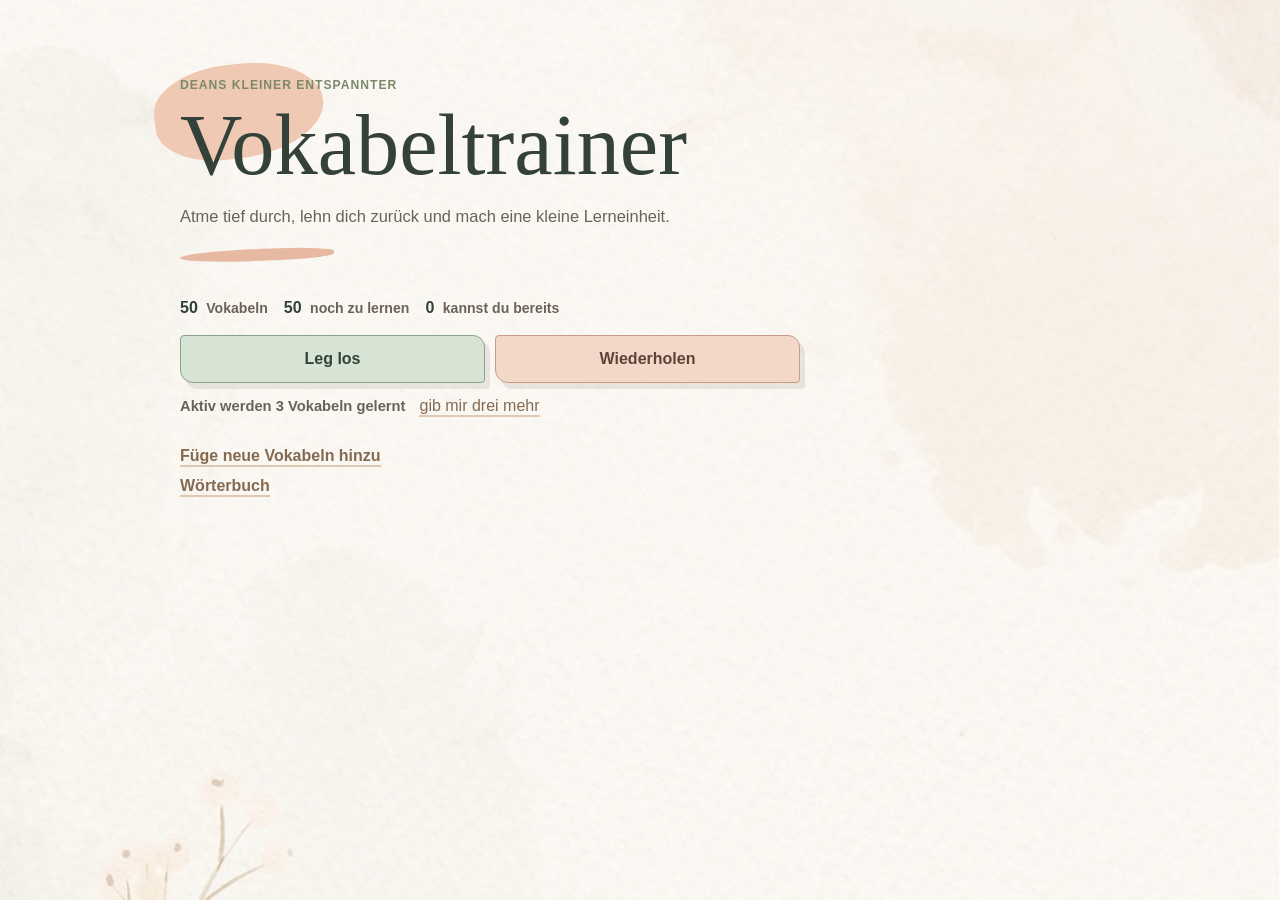
<file: index.html>
<!DOCTYPE html>
<html lang="de">
<head>
<meta charset="UTF-8">
<meta name="viewport" content="width=device-width, initial-scale=1.0">
<title>English Cards</title>
<link rel="icon" href="data:,">
<link rel="stylesheet" href="style.css?v=33">
</head>

<body>

<div class="container">

<header class="hero">
  <p class="eyebrow">Deans kleiner entspannter </p>
  <h1>Vokabeltrainer</h1>
  <p class="intro">Atme tief durch, lehn dich zurück und mach eine kleine Lerneinheit.</p>
</header>

<section class="stats-grid" aria-label="Lernstand">
  <div class="stat">
    <span id="totalCards">0</span>
    <small>Vokabeln</small>
  </div>
  <div class="stat">
    <span id="openCards">0</span>
    <small>noch zu lernen</small>
  </div>
  <div class="stat">
    <span id="knownCards">0</span>
    <small>kannst du bereits</small>
  </div>
</section>

<nav class="actions" aria-label="Hauptnavigation">
  <div class="brain-actions">
    <a class="btn" href="learn.html?deck=brain">Leg los</a>
    <a class="btn secondary" href="learn.html?deck=learned">Wiederholen</a>
  </div>
  <div class="brain-progress">
    <p id="brainStatus" class="brain-status">Aktiv werden 0 Vokabeln gelernt</p>
    <button class="text-link link-button" id="addBrainCards" type="button">gib mir drei mehr</button>
  </div>
  <a class="text-link" href="add.html">Füge neue Vokabeln hinzu</a>
  <a class="text-link" href="dictionary.html">Wörterbuch</a>
</nav>

</div>

<script src="js/storage.js?v=33"></script>
<script src="js/app.js?v=33"></script>
</body>
</html>
</file>
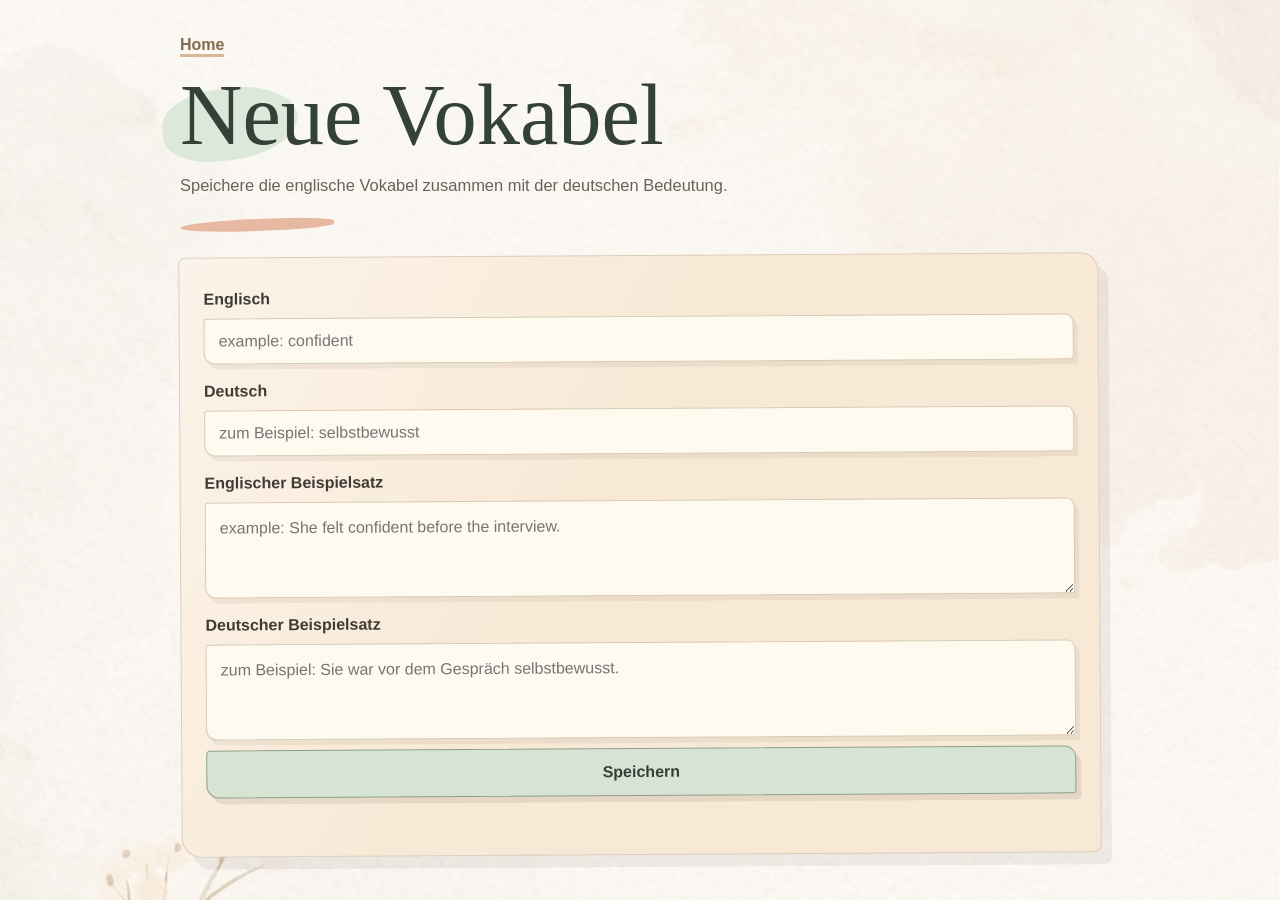
<file: add.html>
<!DOCTYPE html>
<html lang="de">
<head>
<meta charset="UTF-8">
<meta name="viewport" content="width=device-width, initial-scale=1.0">
<title>Neue Vokabel</title>
<link rel="icon" href="data:,">
<link rel="stylesheet" href="style.css?v=33">
</head>

<body>

<div class="container">

<header class="page-head">
  <a class="back-link" href="index.html">Home</a>
  <h1>Neue Vokabel</h1>
  <p>Speichere die englische Vokabel zusammen mit der deutschen Bedeutung.</p>
</header>

<main class="panel">
  <form id="addForm" class="form">
    <label for="eng">Englisch</label>
    <input id="eng" name="eng" placeholder="example: confident" autocomplete="off">

    <label for="ger">Deutsch</label>
    <input id="ger" name="ger" placeholder="zum Beispiel: selbstbewusst" autocomplete="off">

    <label for="englishExample">Englischer Beispielsatz</label>
    <textarea id="englishExample" name="englishExample" placeholder="example: She felt confident before the interview."></textarea>

    <label for="germanExample">Deutscher Beispielsatz</label>
    <textarea id="germanExample" name="germanExample" placeholder="zum Beispiel: Sie war vor dem Gespräch selbstbewusst."></textarea>

    <button class="btn" type="submit">Speichern</button>
    <p id="message" class="message" role="status"></p>
  </form>
</main>

<script src="js/storage.js?v=33"></script>
<script src="js/add.js?v=33"></script>

</body>
</html>
</file>
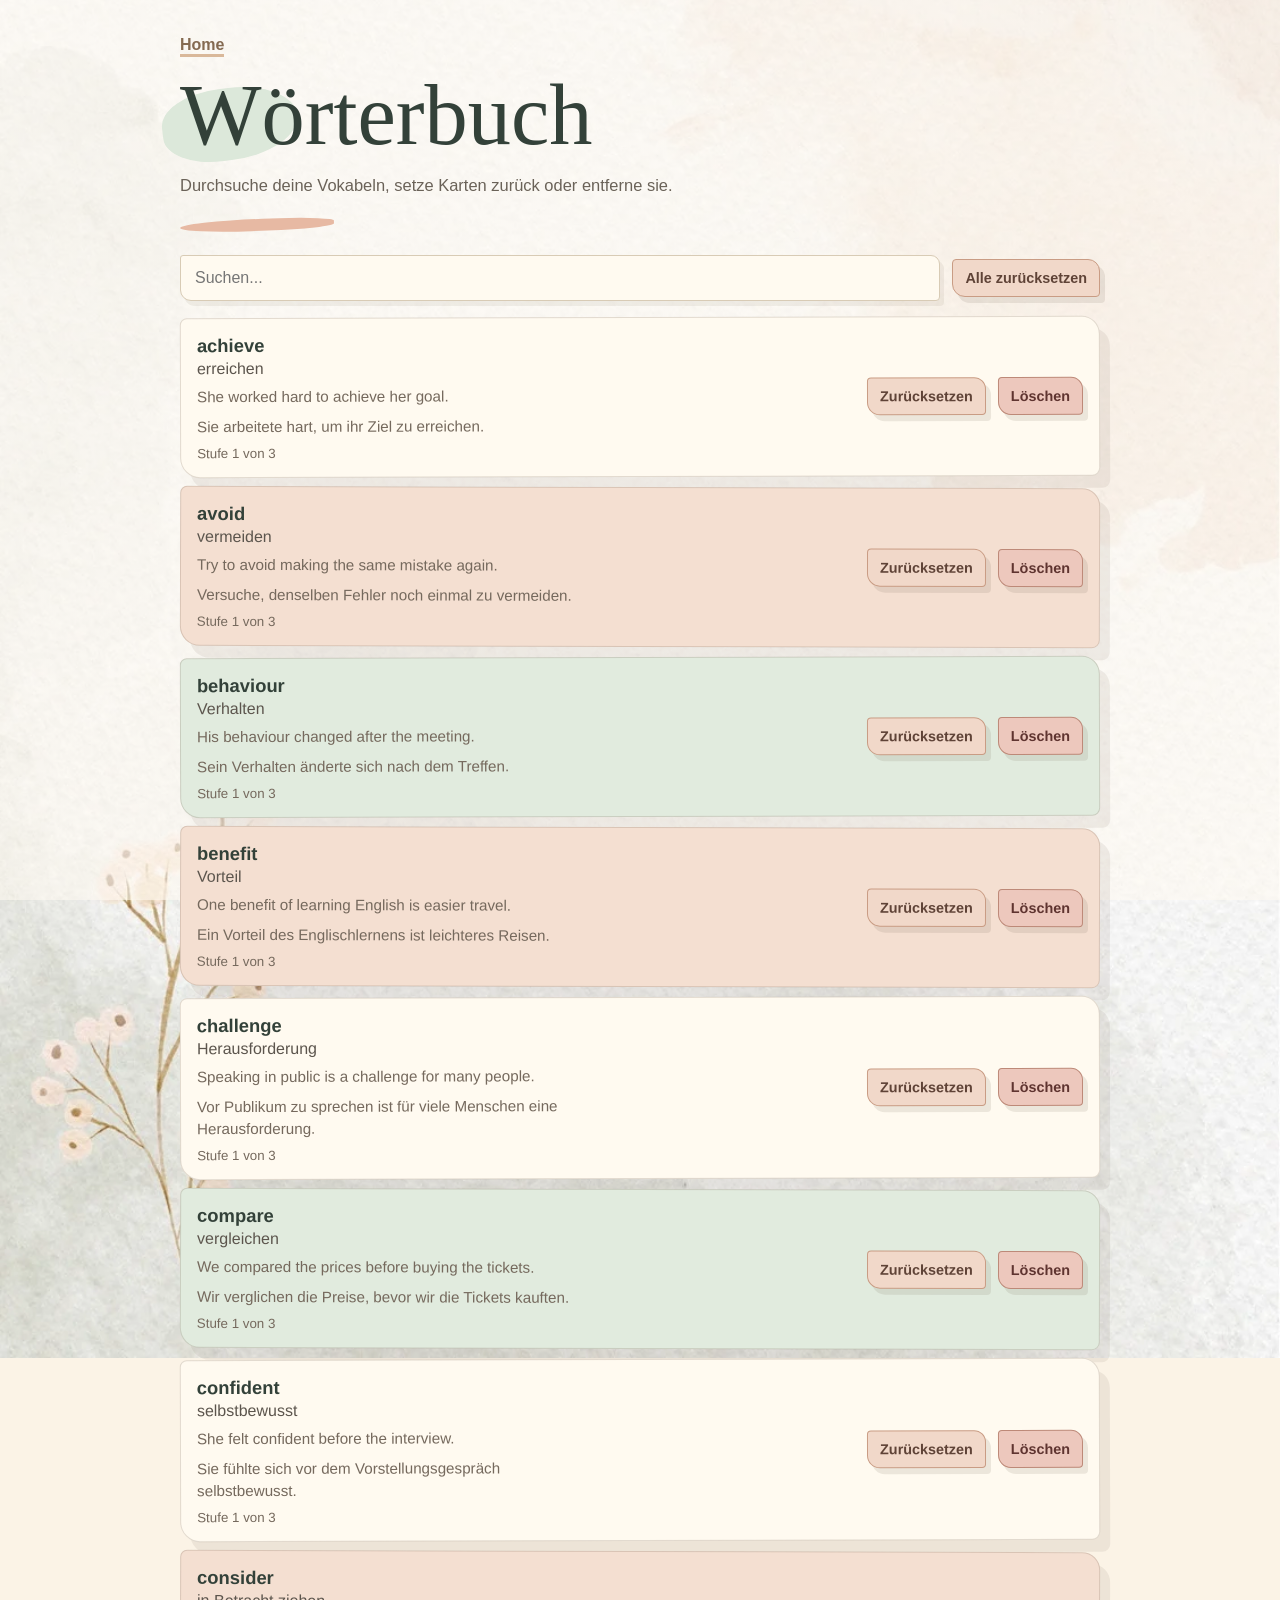
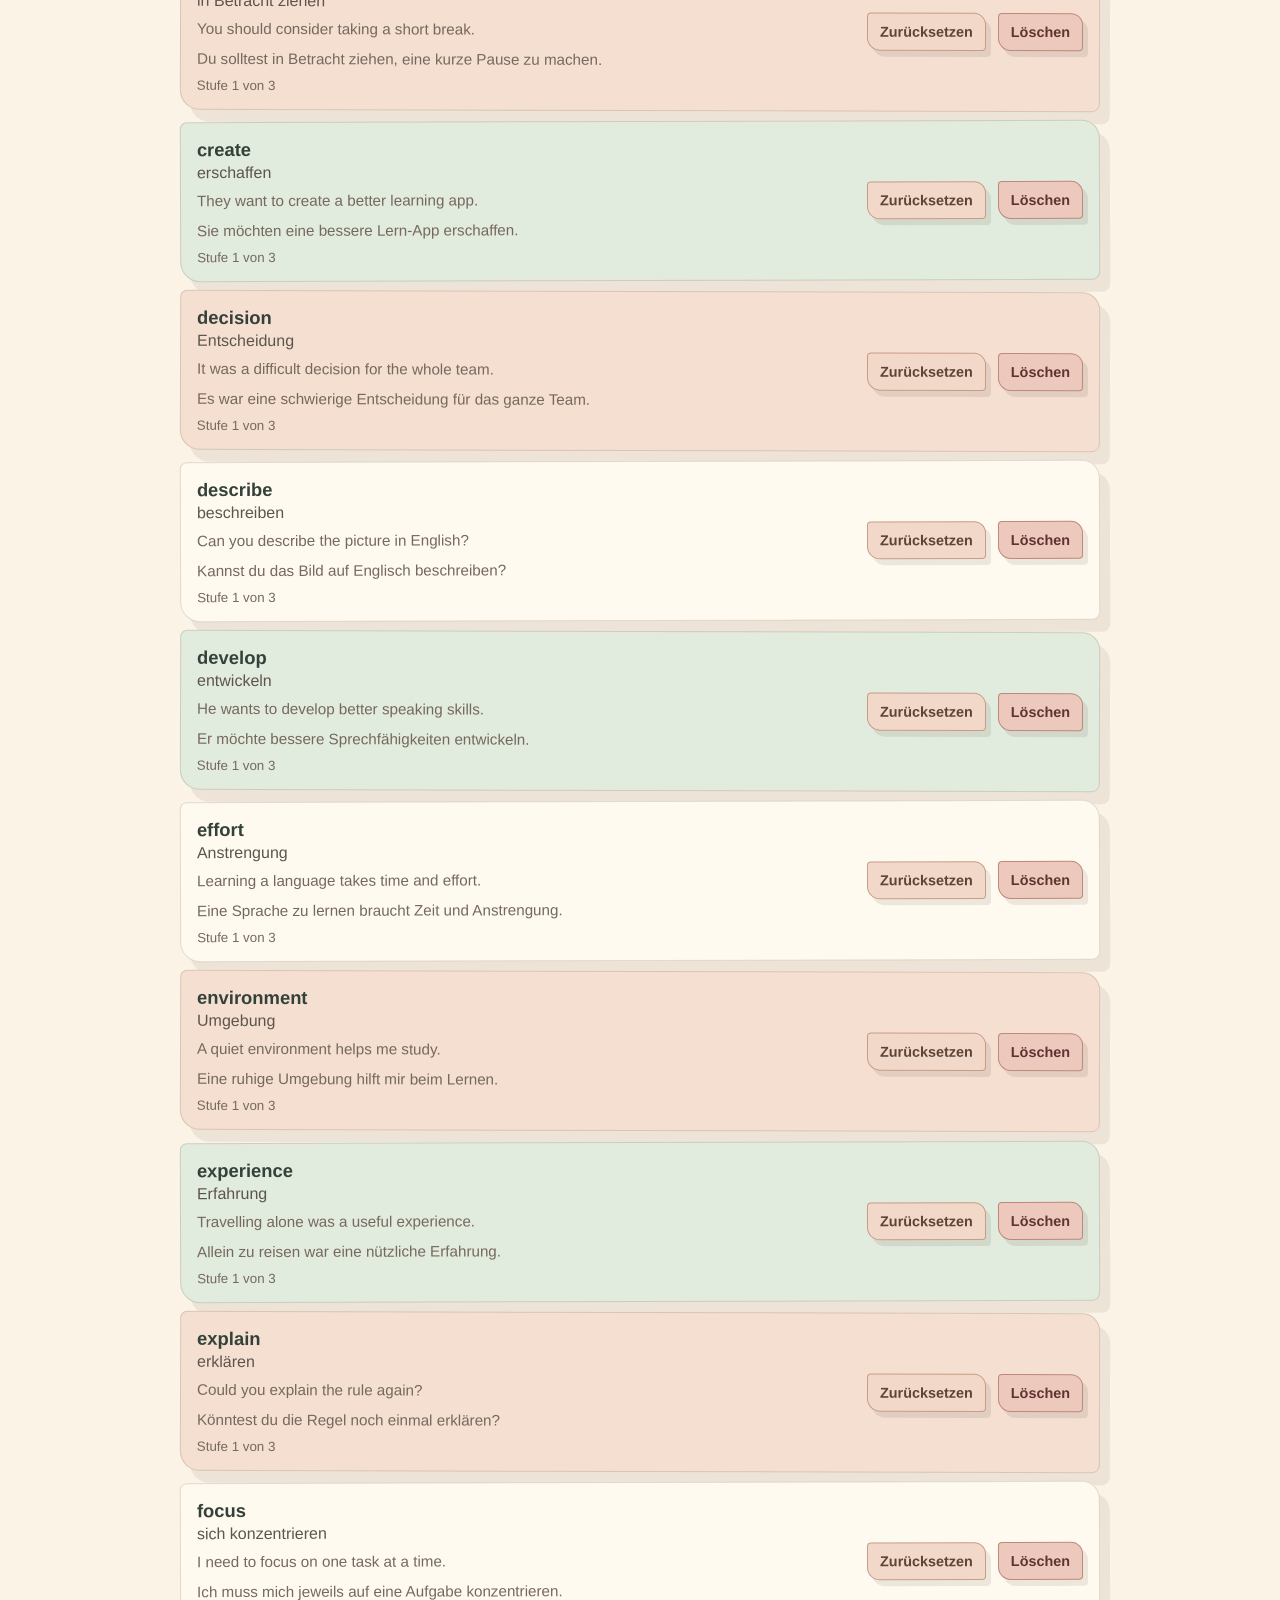
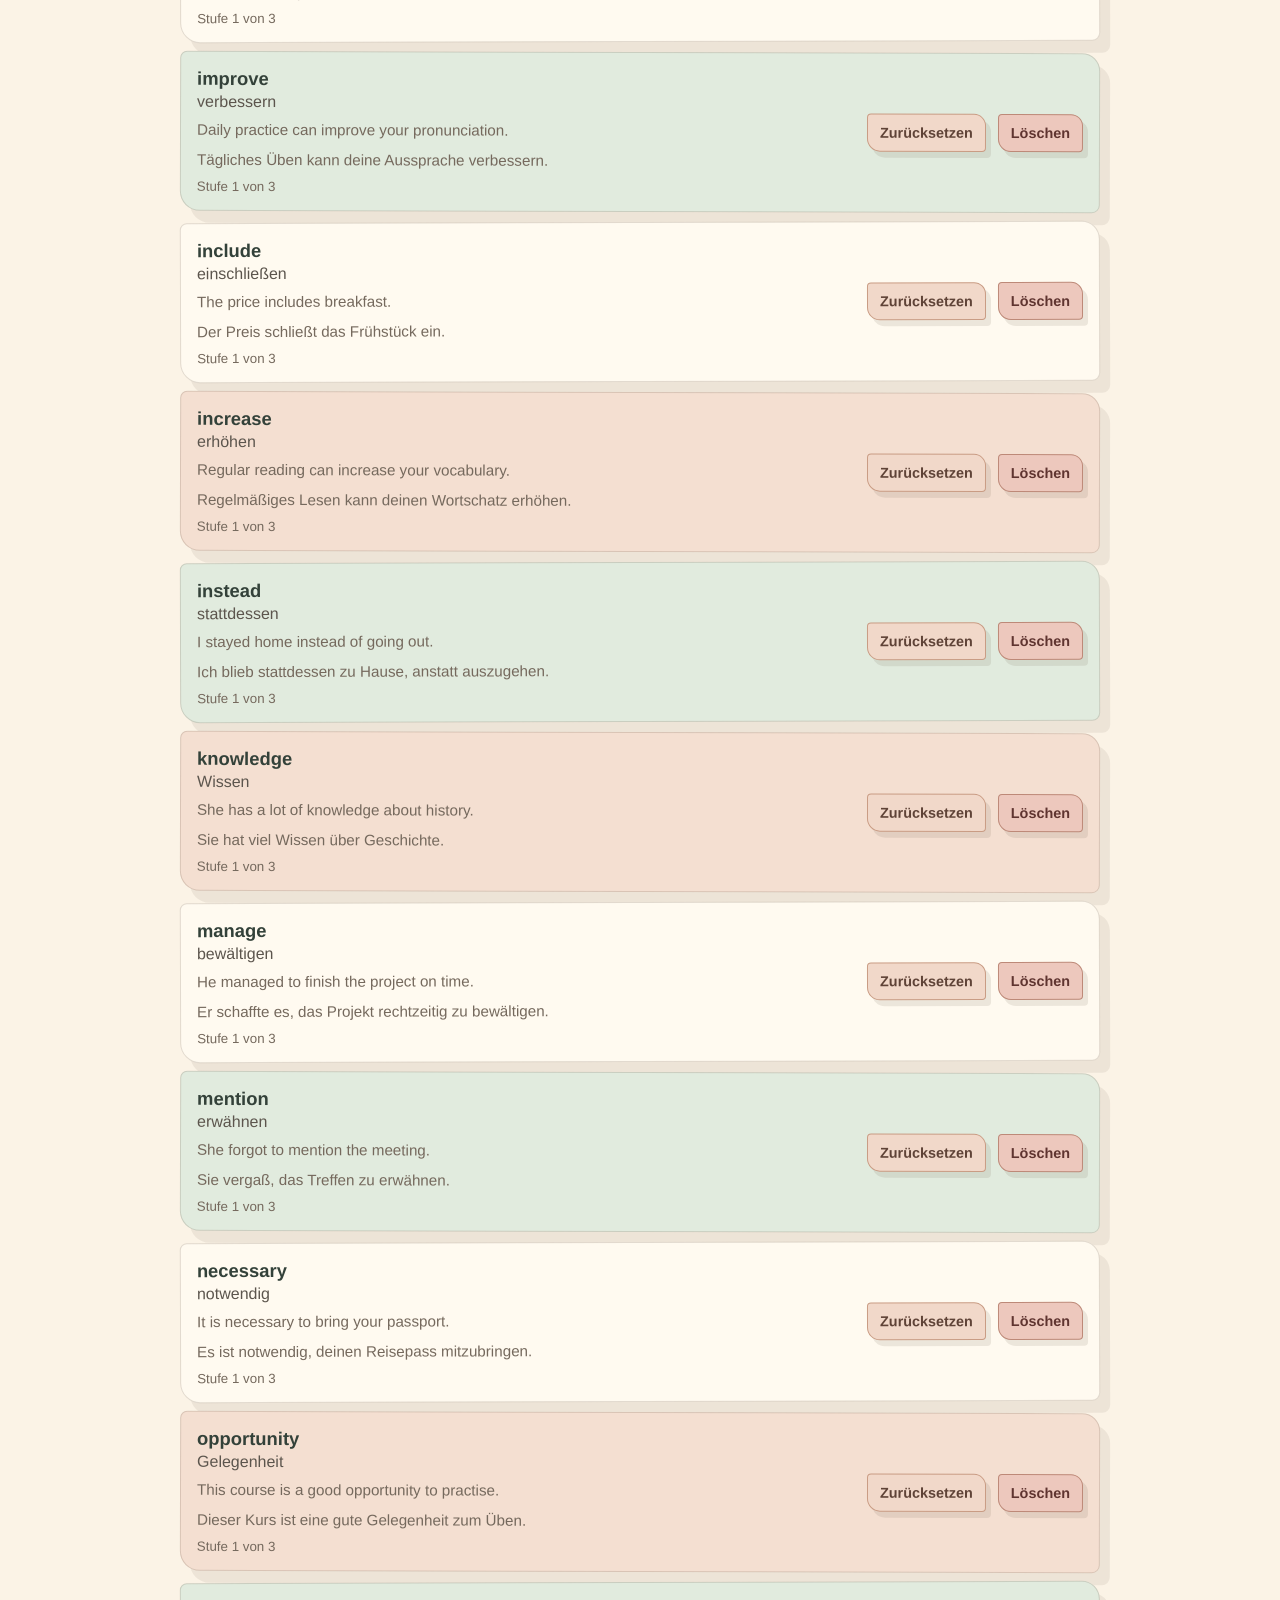
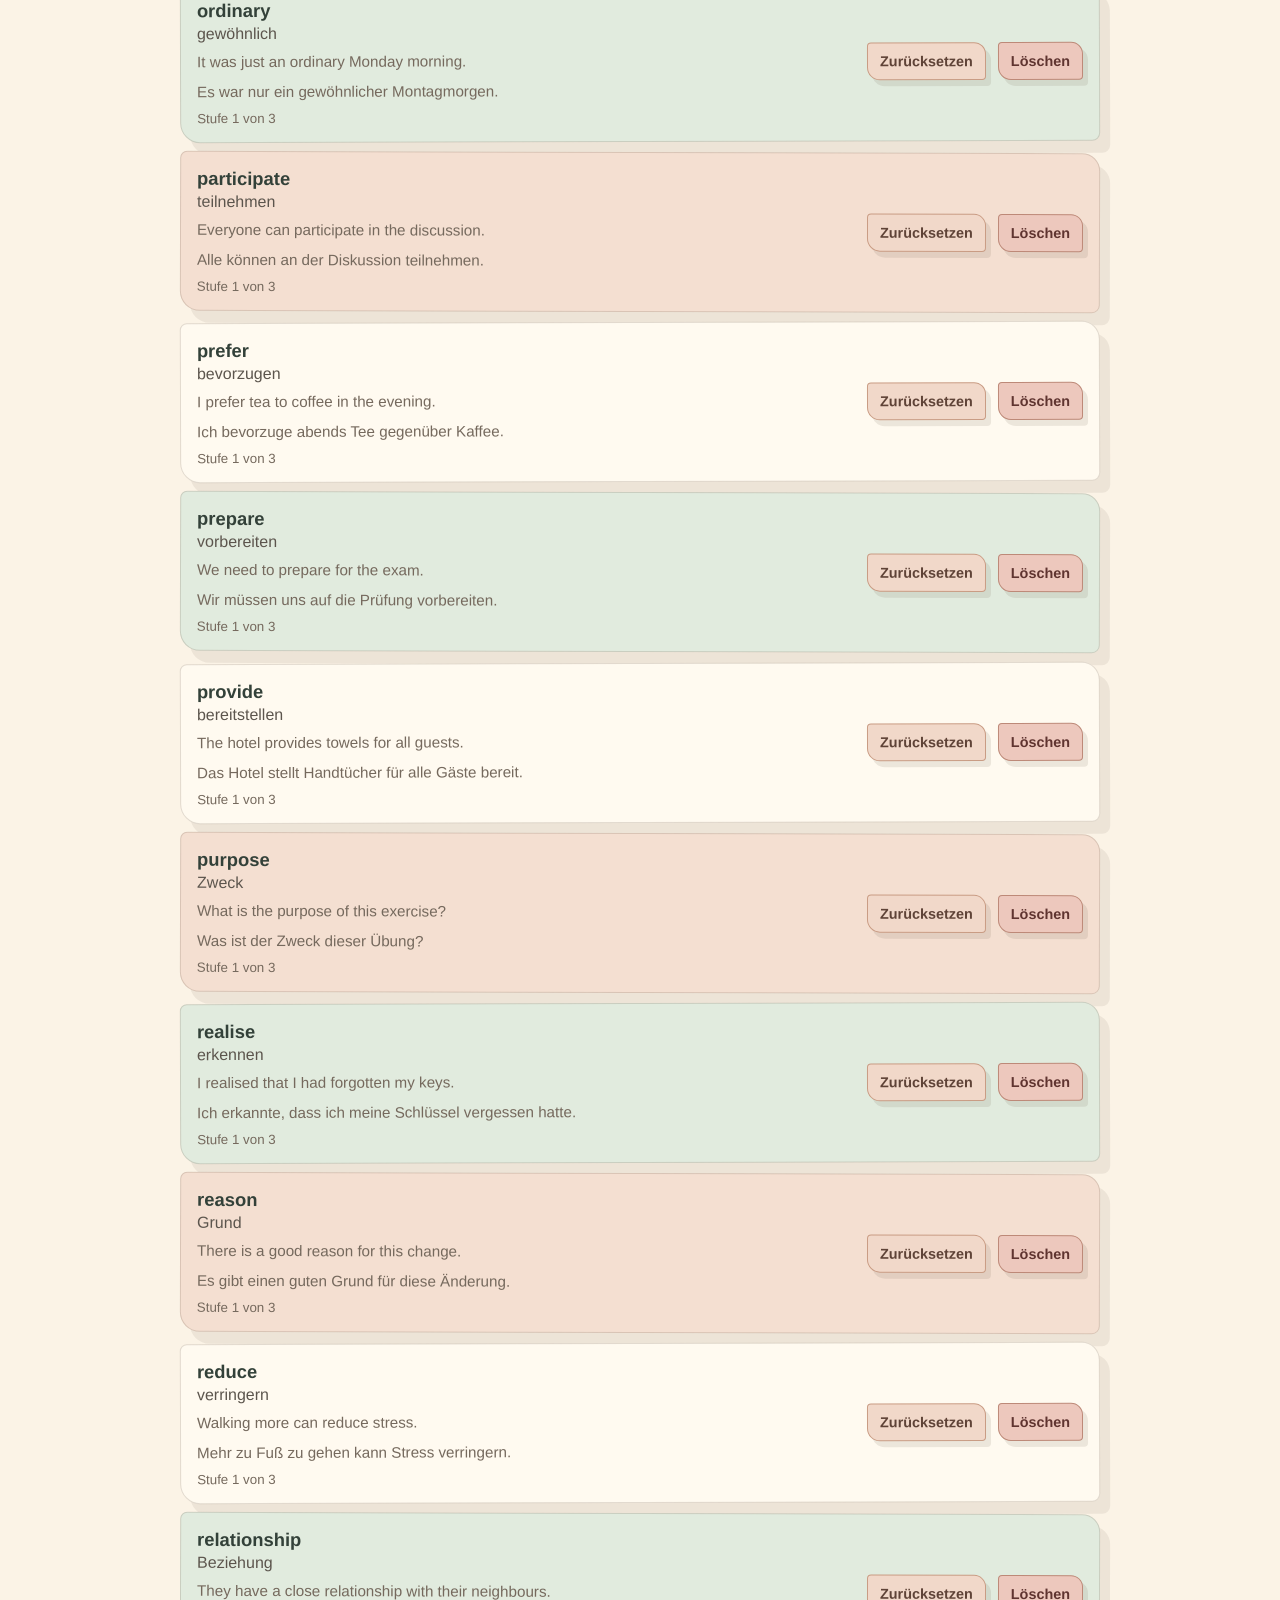
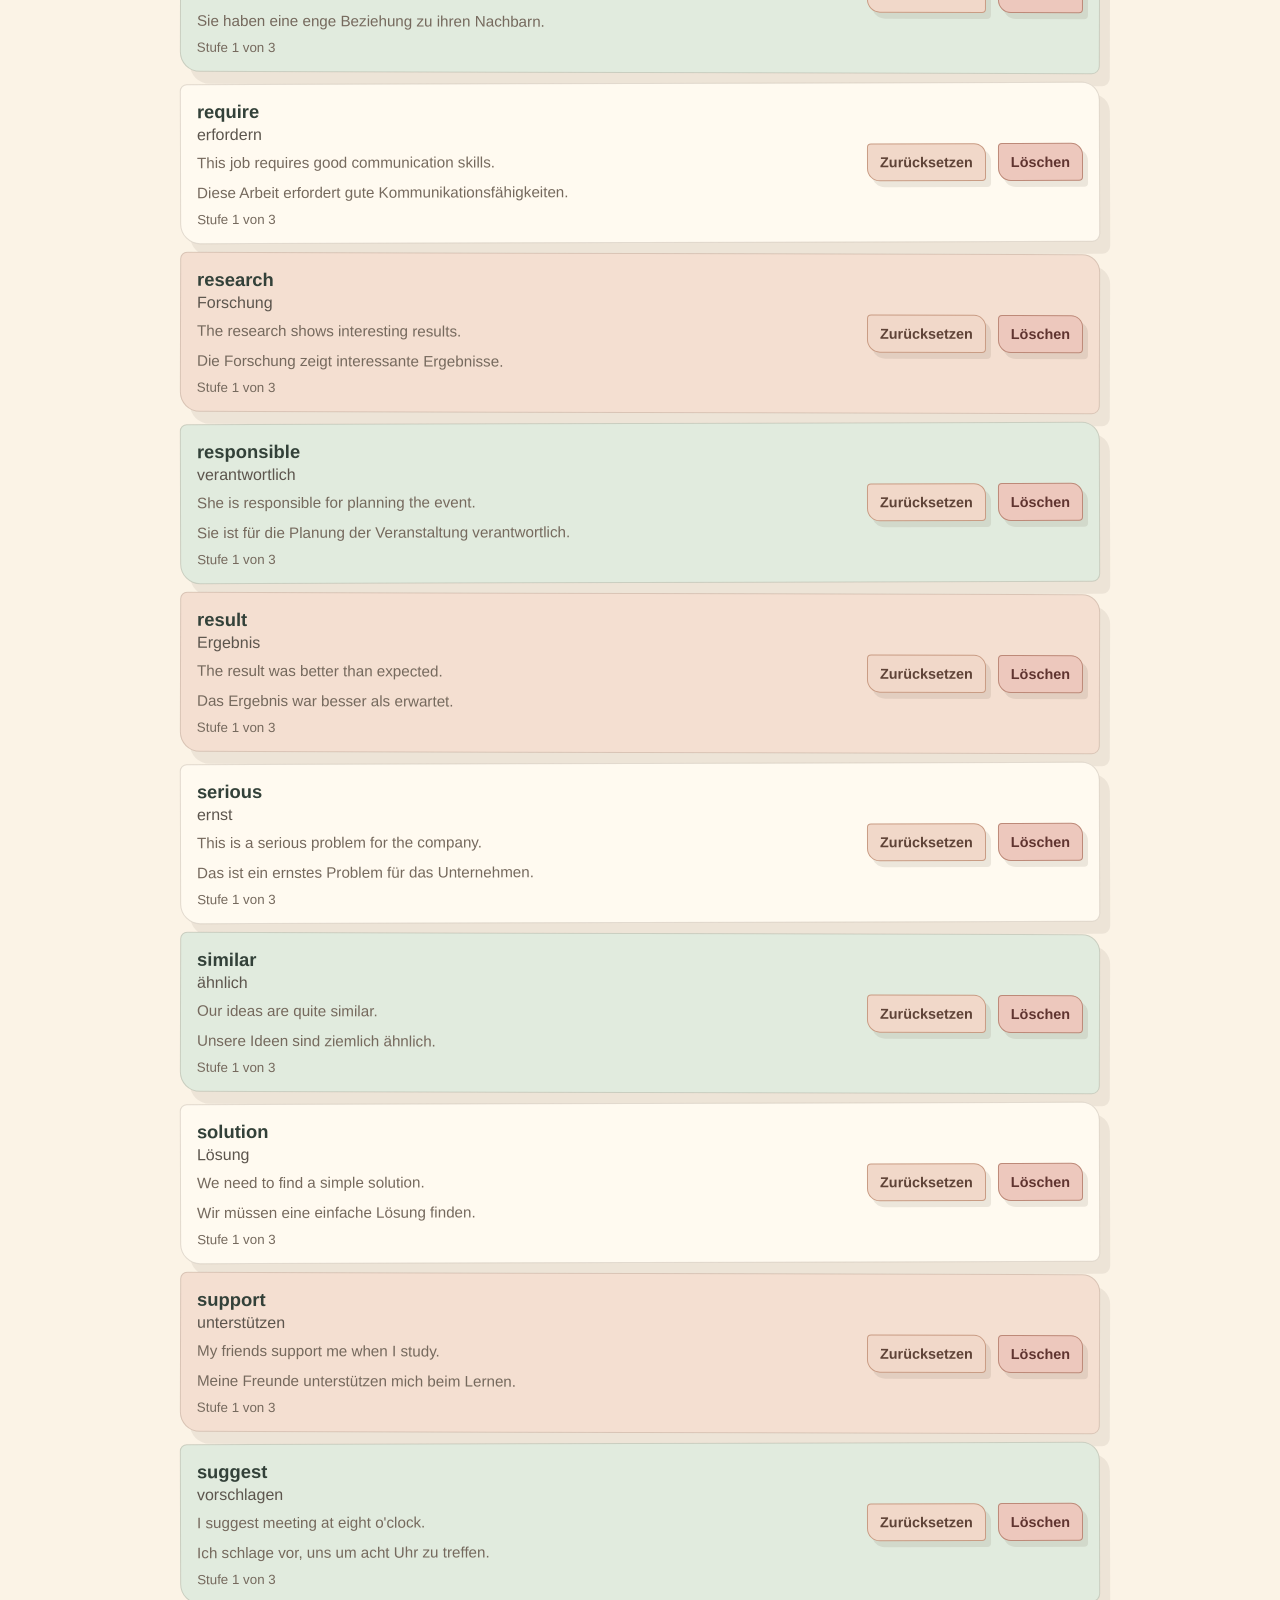
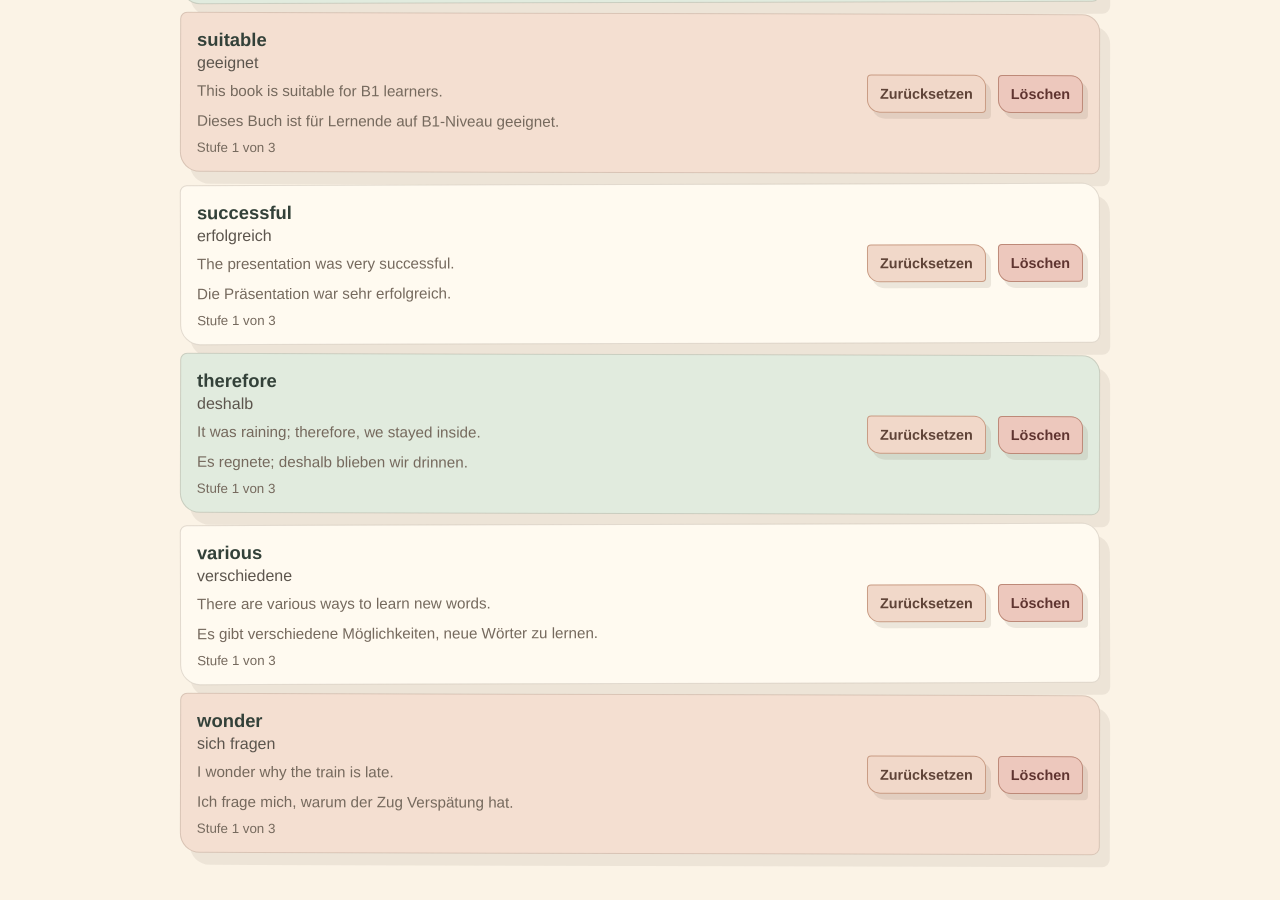
<file: dictionary.html>
<!DOCTYPE html>
<html lang="de">
<head>
<meta charset="UTF-8">
<meta name="viewport" content="width=device-width, initial-scale=1.0">
<title>Wörterbuch</title>
<link rel="icon" href="data:,">
<link rel="stylesheet" href="style.css?v=33">
</head>

<body>

<div class="container">

<header class="page-head">
  <a class="back-link" href="index.html">Home</a>
  <h1>Wörterbuch</h1>
  <p>Durchsuche deine Vokabeln, setze Karten zurück oder entferne sie.</p>
</header>

<div class="toolbar">
  <input id="search" placeholder="Suchen..." autocomplete="off">
  <button class="btn secondary compact" id="resetAll" type="button">Alle zurücksetzen</button>
</div>

<p id="emptyState" class="empty" hidden>Noch keine Vokabeln gespeichert.</p>
<div id="list"></div>

</div>

<script src="js/storage.js?v=33"></script>
<script src="js/dictionary.js?v=33"></script>

</body>
</html>
</file>
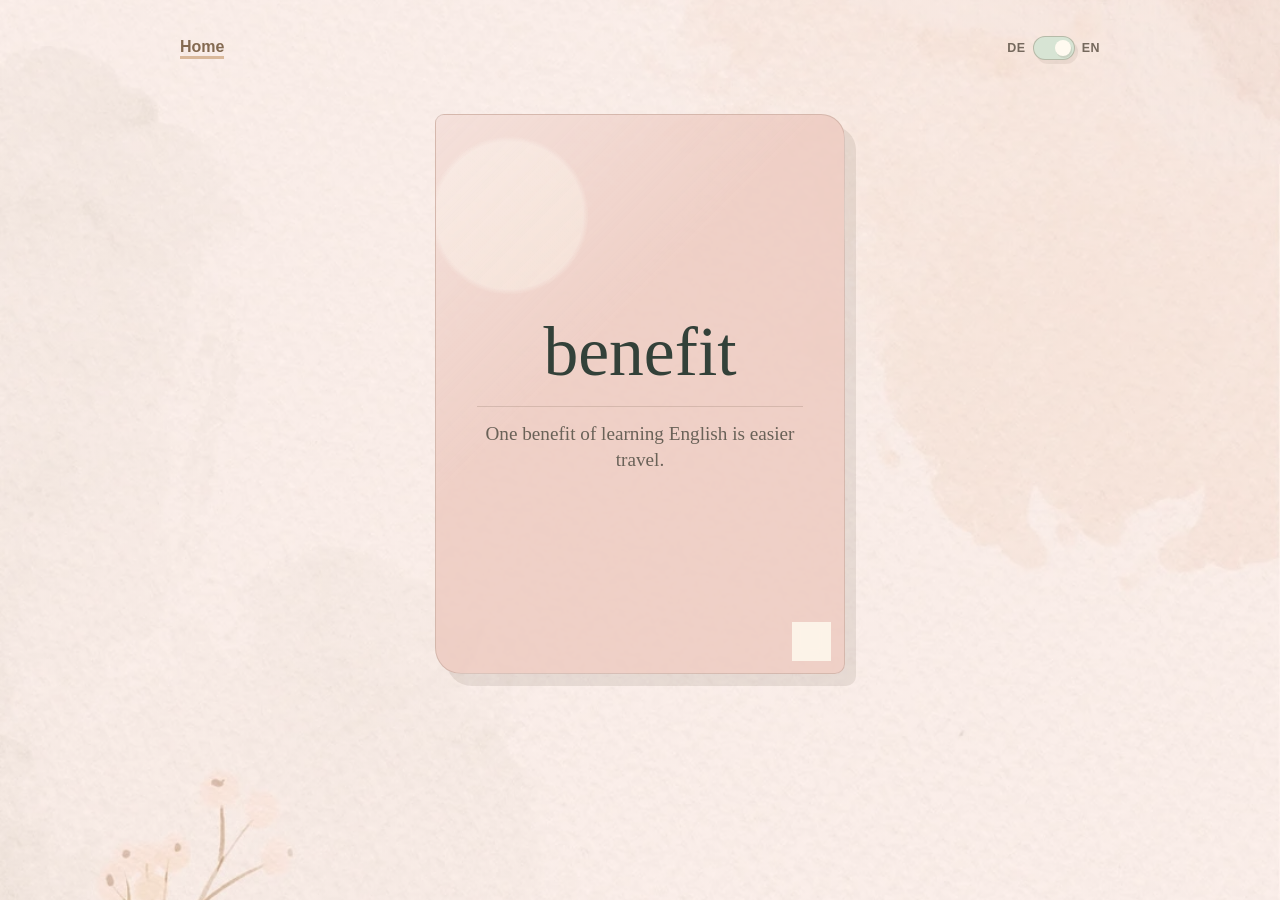
<file: learn.html>
<!DOCTYPE html>
<html lang="de">
<head>
<meta charset="UTF-8">
<meta name="viewport" content="width=device-width, initial-scale=1.0">
<title>Lernen</title>
<link rel="icon" href="data:,">
<link rel="stylesheet" href="style.css?v=33">
</head>

<body>

<div class="container">

<div class="study-top">
  <a class="back-link study-home" href="index.html">Home</a>
  <label class="language-switch" aria-label="Vorderseite der Karte wählen">
    <span>DE</span>
    <input id="languageToggle" type="checkbox" checked>
    <span class="switch-track" aria-hidden="true"></span>
    <span>EN</span>
  </label>
</div>

<main class="study-card">
  <div class="swipe-zone" aria-live="polite">
    <div class="card-shell">
      <button id="flipCard" class="flip-card" type="button" aria-label="Karte umdrehen">
        <span class="card-face card-front">
          <span class="answer-wrap">
            <span id="word" class="word">Lade...</span>
            <span id="frontExample" class="example-sentence"></span>
          </span>
        </span>
        <span class="card-face card-back">
          <span class="answer-wrap">
            <span id="answer" class="answer"></span>
            <span id="backExample" class="example-sentence"></span>
          </span>
        </span>
      </button>
      <button id="infoButton" class="card-info-button" type="button" aria-label="Beispielsätze anzeigen" aria-expanded="false">i</button>
      <section id="infoPanel" class="example-panel" aria-label="Beispielsätze" hidden>
        <div class="example-panel-head">
          <button id="closeInfo" class="example-panel-close" type="button" aria-label="Beispielsätze schließen">×</button>
        </div>
        <div id="practiceExamples" class="practice-examples"></div>
      </section>
    </div>
  </div>
</main>

<div id="completionModal" class="completion-modal" hidden>
  <div class="completion-box">
    <p class="eyebrow">Lerneinheit geschafft</p>
    <h2>Schön, dass du das geschafft hast.</h2>
    <p>Du bist toll.</p>
    <a class="btn" href="index.html">Zur Startseite</a>
  </div>
</div>

<script src="js/storage.js?v=33"></script>
<script src="js/learn.js?v=33"></script>

</body>
</html>
</file>
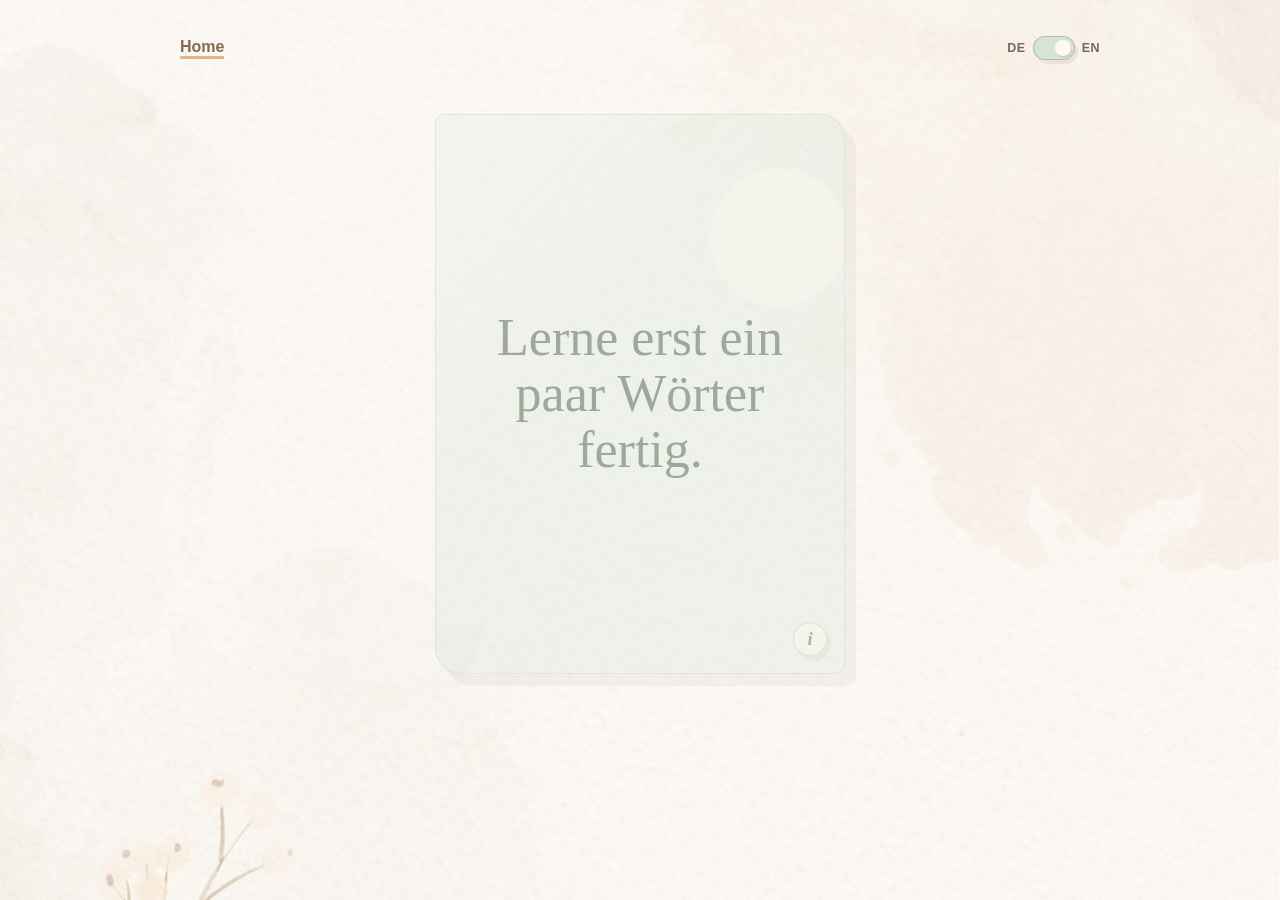
<file: learned.html>
<!DOCTYPE html>
<html lang="de">
<head>
<meta charset="UTF-8">
<meta name="viewport" content="width=device-width, initial-scale=1.0">
<title>Gelernte Vokabeln</title>
<link rel="icon" href="data:,">
<meta http-equiv="refresh" content="0; url=learn.html?deck=learned">
<link rel="stylesheet" href="style.css?v=33">
<script>
  window.location.replace("learn.html?deck=learned");
</script>
</head>

<body>

<div class="container">

<p class="empty">Gelernte Vokabeln werden geöffnet...</p>

</div>

</body>
</html>
</file>
<file: style.css>
body {
  margin: 0;
  font-family: Avenir, "Avenir Next", -apple-system, BlinkMacSystemFont, "SF Pro Display", Arial, sans-serif;
  background:
    linear-gradient(rgba(255, 250, 242, 0.58), rgba(255, 250, 242, 0.58)),
    url("assets/watercolor-bg.png"),
    #fbf3e6;
  background-position: center;
  background-repeat: no-repeat;
  background-size: cover;
  background-attachment: fixed;
  color: #3f3b35;
  transition: background 260ms ease;
}

body.stage-one {
  background:
    linear-gradient(rgba(253, 229, 220, 0.52), rgba(253, 229, 220, 0.52)),
    url("assets/watercolor-bg.png"),
    #fbefe7;
  background-position: center;
  background-repeat: no-repeat;
  background-size: cover;
  background-attachment: fixed;
}

body.stage-two {
  background:
    linear-gradient(rgba(255, 241, 204, 0.48), rgba(255, 241, 204, 0.48)),
    url("assets/watercolor-bg.png"),
    #fbf2df;
  background-position: center;
  background-repeat: no-repeat;
  background-size: cover;
  background-attachment: fixed;
}

body.stage-three {
  background:
    linear-gradient(rgba(226, 240, 221, 0.52), rgba(226, 240, 221, 0.52)),
    url("assets/watercolor-bg.png"),
    #eef4e8;
  background-position: center;
  background-repeat: no-repeat;
  background-size: cover;
  background-attachment: fixed;
}

body.stage-done {
  background:
    linear-gradient(rgba(255, 250, 242, 0.58), rgba(255, 250, 242, 0.58)),
    url("assets/watercolor-bg.png"),
    #fbf3e6;
  background-position: center;
  background-repeat: no-repeat;
  background-size: cover;
  background-attachment: fixed;
}

* {
  box-sizing: border-box;
}

.container {
  width: min(920px, calc(100% - 32px));
  margin: 0 auto;
  padding: 36px 0;
}

h1 {
  margin: 0;
  font-family: Georgia, "Times New Roman", serif;
  font-size: clamp(2.7rem, 8vw, 5.4rem);
  font-weight: 500;
  line-height: 0.94;
  color: #334139;
  letter-spacing: 0;
}

h2 {
  margin: 0 0 8px;
  font-family: Georgia, "Times New Roman", serif;
  font-size: 1.35rem;
  font-weight: 500;
  color: #69443c;
}

p {
  line-height: 1.6;
}

button,
input,
textarea {
  font: inherit;
}

button {
  border: 0;
  cursor: pointer;
}

button:disabled {
  cursor: not-allowed;
  opacity: 0.5;
}

input,
textarea {
  width: 100%;
  border: 1px solid #d8cbb5;
  border-radius: 3px 9px 4px 11px;
  padding: 13px 14px;
  background: #fffaf0;
  color: #3f3b35;
  box-shadow: 4px 5px 0 rgba(116, 96, 80, 0.09);
}

textarea {
  min-height: 96px;
  resize: vertical;
  line-height: 1.5;
}

input:focus,
textarea:focus {
  border-color: #8aa192;
  outline: 4px solid rgba(138, 161, 146, 0.22);
}

.hero,
.page-head {
  margin-bottom: 24px;
}

.hero {
  padding: 40px 0 14px;
  position: relative;
}

.hero::before,
.page-head::before {
  content: "";
  position: absolute;
  z-index: -1;
  width: 170px;
  height: 94px;
  background: #f0c9b4;
  border-radius: 48% 52% 56% 44%;
  transform: rotate(-7deg);
}

.hero::before {
  left: -26px;
  top: 28px;
}

.page-head {
  position: relative;
}

.page-head::before {
  left: -18px;
  top: 52px;
  width: 136px;
  height: 72px;
  background: #dce8da;
}

body.stage-one .page-head::before {
  background: #efc9bd;
}

body.stage-two .page-head::before {
  background: #ead9a9;
}

body.stage-three .page-head::before {
  background: #d8e5d3;
}

.hero::after,
.page-head::after {
  content: "";
  display: block;
  width: 154px;
  height: 12px;
  margin-top: 20px;
  background: #e7b9a3;
  border-radius: 60% 40% 48% 52%;
  transform: rotate(-2deg);
}

.eyebrow {
  margin: 0 0 10px;
  color: #7a8a69;
  font-weight: 700;
  text-transform: uppercase;
  font-size: 0.76rem;
  letter-spacing: 0.08em;
}

.intro,
.page-head p {
  max-width: 560px;
  margin: 16px 0 0;
  color: #6a6258;
  font-size: 1.03rem;
}

.back-link {
  display: inline-block;
  margin-bottom: 18px;
  color: #846a51;
  font-weight: 700;
  text-decoration: none;
  border-bottom: 3px solid #d9b89a;
}

.study-top {
  display: flex;
  align-items: center;
  justify-content: space-between;
  gap: 16px;
  margin-bottom: 34px;
}

.study-top .back-link {
  margin-bottom: 0;
}

.language-switch {
  display: inline-flex;
  align-items: center;
  gap: 7px;
  color: #75695d;
  font-size: 0.78rem;
  font-weight: 800;
  letter-spacing: 0.04em;
  user-select: none;
}

.language-switch input {
  position: absolute;
  opacity: 0;
  pointer-events: none;
}

.switch-track {
  position: relative;
  display: inline-block;
  width: 42px;
  height: 24px;
  border: 1px solid rgba(96, 76, 55, 0.28);
  border-radius: 999px;
  background: #f1d8c9;
  box-shadow: 3px 4px 0 rgba(96, 80, 65, 0.09);
  transition: background 180ms ease;
}

.switch-track::after {
  content: "";
  position: absolute;
  top: 3px;
  left: 3px;
  width: 16px;
  height: 16px;
  border-radius: 50%;
  background: #fffaf0;
  box-shadow: 1px 2px 0 rgba(96, 80, 65, 0.12);
  transition: transform 180ms ease;
}

.language-switch input:checked + .switch-track {
  background: #d7e4d4;
}

.language-switch input:checked + .switch-track::after {
  transform: translateX(18px);
}

.stats-grid {
  display: flex;
  flex-wrap: wrap;
  gap: 16px;
  margin: 22px 0 18px;
}

.stat {
  padding: 0;
  background: transparent;
  border: 0;
  border-radius: 0;
  box-shadow: none;
}

.stat:nth-child(1) {
  background: transparent;
  transform: none;
}

.stat:nth-child(2) {
  background: transparent;
  transform: none;
}

.stat:nth-child(3) {
  background: transparent;
  transform: none;
}

.stat span {
  display: inline;
  font-size: 1rem;
  font-weight: 800;
  color: #334139;
}

.stat small {
  margin-left: 4px;
  color: #6a6258;
  font-weight: 700;
  font-size: 0.88rem;
}

.actions {
  display: grid;
  grid-template-columns: 1fr;
  gap: 10px;
  max-width: 620px;
  margin-bottom: 16px;
}

.brain-actions {
  display: grid;
  grid-template-columns: 1fr 1fr;
  gap: 10px;
}

.brain-progress {
  display: grid;
  grid-template-columns: max-content minmax(0, 1fr);
  align-items: baseline;
  gap: 8px 14px;
  margin: 2px 0 18px;
}

.brain-status {
  min-height: 22px;
  margin: 0;
  color: #6a6258;
  font-size: 0.92rem;
  font-weight: 700;
}

.text-link {
  width: fit-content;
  color: #846a51;
  font-weight: 700;
  text-decoration: none;
  border-bottom: 2px solid rgba(217, 184, 154, 0.75);
}

.link-button {
  padding: 0;
  border-top: 0;
  border-right: 0;
  border-left: 0;
  background: transparent;
  cursor: pointer;
  font: inherit;
  text-align: left;
}

.completion-modal {
  position: fixed;
  inset: 0;
  z-index: 20;
  display: grid;
  place-items: center;
  padding: 24px;
  background: rgba(255, 250, 242, 0.52);
  backdrop-filter: blur(8px);
  -webkit-backdrop-filter: blur(8px);
}

.completion-modal[hidden] {
  display: none;
}

.completion-box {
  width: min(420px, 100%);
  padding: 30px;
  border: 1px solid rgba(94, 74, 55, 0.16);
  border-radius: 10px 24px 12px 26px;
  background: rgba(255, 250, 240, 0.84);
  box-shadow: 0 20px 48px rgba(96, 80, 65, 0.16);
  text-align: center;
}

.completion-box h2 {
  margin: 0;
  font-size: clamp(1.8rem, 7vw, 2.8rem);
}

.completion-box p:not(.eyebrow) {
  margin: 14px 0 22px;
  color: #6a6258;
  font-size: 1.1rem;
}

.panel,
.word-row {
  background: #fffaf0;
  border: 1px solid rgba(96, 76, 55, 0.18);
  border-radius: 7px 18px 8px 20px;
  box-shadow: 10px 12px 0 rgba(96, 80, 65, 0.09);
}

.panel {
  padding: 24px;
  transform: rotate(-0.35deg);
  background:
    linear-gradient(120deg, rgba(255, 255, 255, 0.48), transparent 44%),
    #f8e9d6;
}

.btn {
  display: inline-flex;
  align-items: center;
  justify-content: center;
  min-height: 48px;
  padding: 0 18px;
  border-radius: 4px 12px 4px 13px;
  text-decoration: none;
  font-weight: 600;
  background: #d7e4d4;
  border: 1px solid #8da08e;
  color: #314239;
  text-align: center;
  box-shadow: 5px 6px 0 rgba(96, 80, 65, 0.12);
  transition: transform 150ms ease, box-shadow 150ms ease, background 150ms ease;
}

.btn:hover {
  transform: translate(-1px, -1px) rotate(-0.3deg);
  box-shadow: 7px 8px 0 rgba(96, 80, 65, 0.12);
}

.btn.secondary {
  background: #f1d8c9;
  border-color: #c99c84;
  color: #5f4337;
}

.btn.success {
  background: #d7e4d4;
  border-color: #8da08e;
  color: #314239;
}

.btn.danger {
  background: #edc8bd;
  border-color: #bd8978;
  color: #5f3430;
}

.btn.compact {
  min-height: 38px;
  padding: 0 12px;
  font-size: 0.9rem;
}

.form {
  display: grid;
  gap: 10px;
}

.form label {
  font-weight: 700;
  margin-top: 8px;
}

.message {
  min-height: 24px;
  margin: 0;
  color: #6a6258;
}

.message.error {
  color: #a15445;
}

.success-text {
  color: #637b63;
}

.study-card {
  max-width: 620px;
  margin: 0 auto;
  padding: 0;
  overflow: visible;
}

.toolbar,
.word-row,
.row-actions {
  display: flex;
  align-items: center;
  gap: 12px;
}

.swipe-zone {
  position: relative;
  display: grid;
  place-items: center;
  min-height: clamp(430px, 68vh, 590px);
  padding: 18px 0 8px;
}

.flip-card {
  position: relative;
  display: block;
  width: min(100%, 410px);
  height: clamp(400px, 66vh, 560px);
  margin-top: 0;
  padding: 0;
  border: 0;
  border-radius: 14px;
  background: transparent;
  color: inherit;
  cursor: grab;
  perspective: 1000px;
  touch-action: pan-y;
  transform-origin: center bottom;
  transition: transform 180ms cubic-bezier(.2, .8, .2, 1), opacity 180ms ease;
  will-change: transform;
}

.flip-card:active {
  cursor: grabbing;
}

.flip-card.is-dragging {
  transition: none;
}

.flip-card.is-returning {
  transition: transform 180ms cubic-bezier(.18, .85, .32, 1.12);
}

.flip-card::before,
.flip-card::after {
  position: absolute;
  top: 18px;
  z-index: 4;
  padding: 9px 13px;
  border: 1px solid currentColor;
  border-radius: 5px 12px 5px 14px;
  background: rgba(255, 250, 240, 0.93);
  font-weight: 800;
  opacity: 0;
  transform: rotate(-6deg);
  transition: opacity 120ms ease;
}

.flip-card::before {
  content: "Falsch";
  left: 18px;
  color: #a15445;
}

.flip-card::after {
  content: "Richtig";
  right: 18px;
  color: #637b63;
  transform: rotate(6deg);
}

.flip-card.is-pulling-left::before,
.flip-card.is-pulling-right::after {
  opacity: 1;
}

.flip-card.swipe-left {
  transform: translateX(-130%) rotate(-16deg);
  opacity: 0;
  transition: transform 240ms ease-out, opacity 190ms ease-out;
}

.flip-card.swipe-right {
  transform: translateX(130%) rotate(16deg);
  opacity: 0;
  transition: transform 240ms ease-out, opacity 190ms ease-out;
}

.flip-card.is-empty {
  cursor: default;
}

.card-shell {
  position: relative;
  width: min(100%, 410px);
  height: clamp(400px, 66vh, 560px);
}

.card-shell .flip-card {
  width: 100%;
  height: 100%;
}

.card-face {
  position: absolute;
  inset: 0;
  display: grid;
  place-items: center;
  min-height: 100%;
  padding: 34px;
  border: 1px solid rgba(94, 74, 55, 0.18);
  border-radius: 9px 24px 10px 26px;
  background:
    linear-gradient(135deg, rgba(255, 255, 255, 0.36), transparent 39%),
    rgba(255, 250, 240, 0.78);
  box-shadow: 11px 12px 0 rgba(96, 80, 65, 0.12);
  backdrop-filter: blur(1px);
  -webkit-backdrop-filter: blur(1px);
  backface-visibility: hidden;
  transform-style: preserve-3d;
  transition: transform 360ms cubic-bezier(.2, .8, .2, 1);
}

.card-front {
  background:
    linear-gradient(135deg, rgba(255, 255, 255, 0.36), transparent 40%),
    radial-gradient(circle at 18% 18%, rgba(255, 250, 240, 0.36) 0 13%, transparent 14%),
    rgba(239, 209, 189, 0.76);
}

body.stage-one .card-front {
  background:
    linear-gradient(135deg, rgba(255, 255, 255, 0.36), transparent 40%),
    radial-gradient(circle at 18% 18%, rgba(255, 250, 240, 0.36) 0 13%, transparent 14%),
    rgba(235, 199, 188, 0.76);
}

body.stage-two .card-front {
  background:
    linear-gradient(135deg, rgba(255, 255, 255, 0.36), transparent 40%),
    radial-gradient(circle at 18% 18%, rgba(255, 250, 240, 0.36) 0 13%, transparent 14%),
    rgba(234, 220, 174, 0.76);
}

body.stage-three .card-front {
  background:
    linear-gradient(135deg, rgba(255, 255, 255, 0.36), transparent 40%),
    radial-gradient(circle at 18% 18%, rgba(255, 250, 240, 0.36) 0 13%, transparent 14%),
    rgba(216, 229, 211, 0.76);
}

.card-back {
  background:
    linear-gradient(135deg, rgba(255, 255, 255, 0.36), transparent 40%),
    radial-gradient(circle at 84% 22%, rgba(255, 250, 240, 0.38) 0 12%, transparent 13%),
    rgba(220, 232, 218, 0.76);
  transform: rotateY(180deg);
}

body.stage-one .card-back {
  background:
    linear-gradient(135deg, rgba(255, 255, 255, 0.36), transparent 40%),
    radial-gradient(circle at 84% 22%, rgba(255, 250, 240, 0.38) 0 12%, transparent 13%),
    rgba(240, 217, 208, 0.76);
}

body.stage-two .card-back {
  background:
    linear-gradient(135deg, rgba(255, 255, 255, 0.36), transparent 40%),
    radial-gradient(circle at 84% 22%, rgba(255, 250, 240, 0.38) 0 12%, transparent 13%),
    rgba(240, 229, 189, 0.76);
}

body.stage-three .card-back {
  background:
    linear-gradient(135deg, rgba(255, 255, 255, 0.36), transparent 40%),
    radial-gradient(circle at 84% 22%, rgba(255, 250, 240, 0.38) 0 12%, transparent 13%),
    rgba(220, 232, 218, 0.76);
}

.flip-card.is-flipped .card-front {
  transform: rotateY(180deg);
}

.flip-card.is-flipped .card-back {
  transform: rotateY(360deg);
}

.word {
  display: grid;
  place-items: center;
  max-width: 100%;
  min-width: 0;
  text-align: center;
  font-family: "Bradley Hand", "Segoe Print", "Comic Sans MS", cursive;
  font-size: clamp(2.25rem, 6.4vw, 4.35rem);
  font-weight: 400;
  line-height: 1.05;
  color: #334139;
  overflow-wrap: normal;
  word-break: normal;
  hyphens: manual;
}

.answer {
  display: grid;
  place-items: center;
  max-width: 100%;
  min-width: 0;
  text-align: center;
  font-family: "Bradley Hand", "Segoe Print", "Comic Sans MS", cursive;
  font-size: clamp(1.9rem, 4.6vw, 3.25rem);
  font-weight: 400;
  line-height: 1.08;
  color: #425944;
  overflow-wrap: normal;
  word-break: normal;
  hyphens: manual;
}

.answer-wrap {
  display: grid;
  gap: 18px;
  place-items: center;
  width: 100%;
}

.example-sentence {
  max-width: 34ch;
  padding-top: 14px;
  border-top: 1px solid rgba(94, 74, 55, 0.18);
  color: #6a6258;
  font-family: "Bradley Hand", "Segoe Print", "Comic Sans MS", cursive;
  font-size: clamp(1rem, 3vw, 1.2rem);
  line-height: 1.35;
  text-align: center;
  overflow-wrap: anywhere;
}

.card-info-button {
  position: absolute;
  right: 18px;
  bottom: 18px;
  z-index: 6;
  display: grid;
  place-items: center;
  width: 34px;
  height: 34px;
  border: 1px solid rgba(94, 74, 55, 0.26);
  border-radius: 50%;
  background: rgba(255, 250, 240, 0.82);
  color: #6a6258;
  font-family: Georgia, "Times New Roman", serif;
  font-size: 1.15rem;
  font-style: italic;
  font-weight: 700;
  box-shadow: 4px 5px 0 rgba(96, 80, 65, 0.1);
  cursor: pointer;
  backdrop-filter: blur(4px);
  -webkit-backdrop-filter: blur(4px);
}

.card-info-button:hover,
.card-info-button[aria-expanded="true"] {
  background: rgba(255, 246, 224, 0.94);
  color: #3f5045;
}

.card-info-button:disabled {
  cursor: default;
  opacity: 0.45;
}

.example-panel {
  position: absolute;
  right: 14px;
  bottom: 62px;
  left: 14px;
  z-index: 7;
  padding: 16px 17px;
  border: 1px solid rgba(94, 74, 55, 0.18);
  border-radius: 8px 20px 9px 22px;
  background:
    linear-gradient(rgba(255, 250, 242, 0.74), rgba(255, 250, 242, 0.74)),
    url("assets/watercolor-bg.png"),
    rgba(255, 250, 240, 0.92);
  background-position: center;
  background-size: cover;
  box-shadow: 10px 12px 0 rgba(96, 80, 65, 0.1);
  color: #4f4a42;
  backdrop-filter: blur(7px);
  -webkit-backdrop-filter: blur(7px);
}

.example-panel[hidden] {
  display: none;
}

.example-panel-head {
  display: flex;
  align-items: center;
  justify-content: flex-end;
  margin-bottom: 2px;
}

.example-panel-close {
  display: grid;
  place-items: center;
  width: 28px;
  height: 28px;
  padding: 0;
  border: 0;
  background: transparent;
  color: #6a6258;
  font-size: 1.35rem;
  line-height: 1;
  cursor: pointer;
}

.practice-examples {
  display: grid;
  gap: 9px;
  margin: 0;
  padding: 0;
  font-family: "Bradley Hand", "Segoe Print", "Comic Sans MS", cursive;
  font-size: clamp(1.05rem, 3vw, 1.22rem);
  line-height: 1.35;
}

.practice-examples p {
  margin: 0;
}

.split {
  display: grid;
  grid-template-columns: 1fr 1fr;
}

.toolbar {
  margin-bottom: 16px;
}

.toolbar input {
  flex: 1;
}

.word-row {
  justify-content: space-between;
  padding: 16px;
  margin-bottom: 10px;
  transform: rotate(-0.15deg);
  background: #fffaf0;
}

.word-row:nth-child(even) {
  background: #f4dfd1;
  transform: rotate(0.15deg);
}

.word-row:nth-child(3n) {
  background: #e1ebde;
}

.word-row strong,
.word-row span,
.word-row small {
  display: block;
}

.word-row strong {
  font-size: 1.15rem;
  color: #334139;
}

.word-row span {
  margin-top: 3px;
  color: #5c554d;
}

.word-row em {
  display: block;
  max-width: 48ch;
  margin-top: 8px;
  color: #75695d;
  font-size: 0.95rem;
  font-style: normal;
  line-height: 1.45;
}

.word-row small {
  margin-top: 8px;
  color: #75695d;
}

.empty {
  margin: 20px 0;
  color: #75695d;
}

@media (max-width: 680px) {
  .actions,
  .split {
    grid-template-columns: 1fr;
  }

  .actions {
    max-width: 430px;
  }

  .stats-grid {
    gap: 10px 14px;
  }

  .brain-actions {
    grid-template-columns: 1fr 1fr;
  }

  .toolbar,
  .word-row,
  .row-actions {
    align-items: stretch;
    flex-direction: column;
  }

  .row-actions .btn,
  .toolbar .btn {
    width: 100%;
  }

  .study-card {
    padding: 0;
  }

  .swipe-zone {
    min-height: clamp(430px, 66vh, 560px);
    padding: 8px 0 0;
  }

  .flip-card {
    width: min(100%, 360px);
    height: clamp(420px, 64vh, 540px);
  }

  .card-shell {
    width: min(100%, 360px);
    height: clamp(420px, 64vh, 540px);
  }

  .card-face {
    min-height: 100%;
    padding: 26px;
  }
}
</file>
